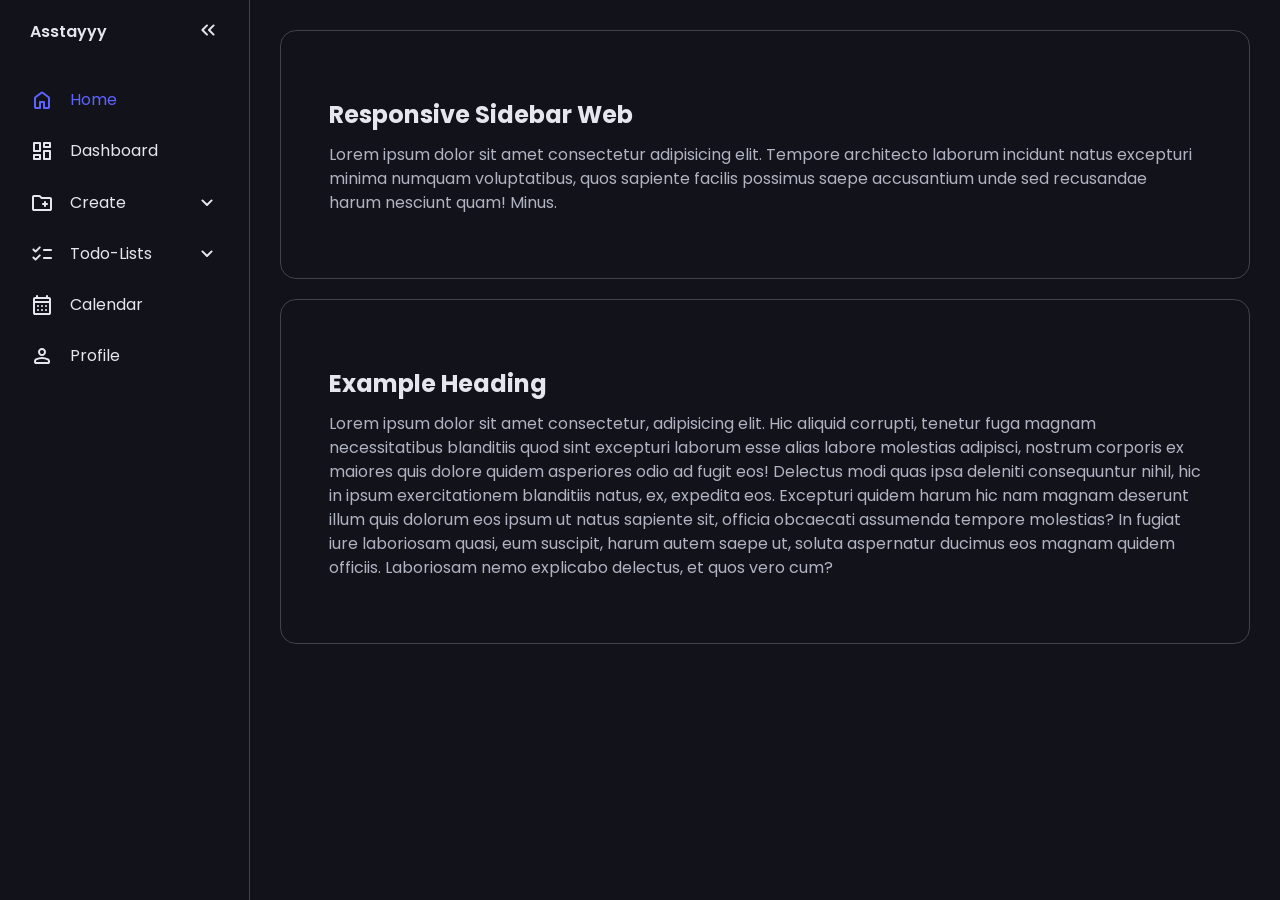
<file: index.html>
<!DOCTYPE html>
<html lang="en">
    <head>
        <meta charset="UTF-8">
        <meta name="viewport" content="width=device-width, initial-scale=1.0">
        <title>Reponsive Sidebar Menu - Asstayyy</title>
        <link rel="stylesheet" href="assets/css/config.css">
    </head>
    <body>
        <nav class="sidebar">
            <ul>
                <li>
                    <span class="logo">Asstayyy</span>
                    <button onclick=toggleSidebar() id="toggle-btn">
                        <svg xmlns="http://www.w3.org/2000/svg" height="24px"
                            viewBox="0 -960 960 960" width="24px"
                            fill="#e8eaed"><path
                                d="m313-480 155 156q11 11 11.5 27.5T468-268q-11 11-28 11t-28-11L228-452q-6-6-8.5-13t-2.5-15q0-8 2.5-15t8.5-13l184-184q11-11 27.5-11.5T468-692q11 11 11 28t-11 28L313-480Zm264 0 155 156q11 11 11.5 27.5T732-268q-11 11-28 11t-28-11L492-452q-6-6-8.5-13t-2.5-15q0-8 2.5-15t8.5-13l184-184q11-11 27.5-11.5T732-692q11 11 11 28t-11 28L577-480Z" /></svg>
                    </button>
                </li>
                <li class="active">
                    <a href="index.html">
                        <svg xmlns="http://www.w3.org/2000/svg" height="24px"
                            viewBox="0 -960 960 960" width="24px"
                            fill="#e8eaed"><path
                                d="M240-200h120v-200q0-17 11.5-28.5T400-440h160q17 0 28.5 11.5T600-400v200h120v-360L480-740 240-560v360Zm-80 0v-360q0-19 8.5-36t23.5-28l240-180q21-16 48-16t48 16l240 180q15 11 23.5 28t8.5 36v360q0 33-23.5 56.5T720-120H560q-17 0-28.5-11.5T520-160v-200h-80v200q0 17-11.5 28.5T400-120H240q-33 0-56.5-23.5T160-200Zm320-270Z" /></svg>
                        <span>Home</span>
                    </a>
                </li>
                <li>
                    <a href="dashboard.html">
                        <svg xmlns="http://www.w3.org/2000/svg" height="24px"
                            viewBox="0 -960 960 960" width="24px"
                            fill="#e8eaed"><path
                                d="M520-640v-160q0-17 11.5-28.5T560-840h240q17 0 28.5 11.5T840-800v160q0 17-11.5 28.5T800-600H560q-17 0-28.5-11.5T520-640ZM120-480v-320q0-17 11.5-28.5T160-840h240q17 0 28.5 11.5T440-800v320q0 17-11.5 28.5T400-440H160q-17 0-28.5-11.5T120-480Zm400 320v-320q0-17 11.5-28.5T560-520h240q17 0 28.5 11.5T840-480v320q0 17-11.5 28.5T800-120H560q-17 0-28.5-11.5T520-160Zm-400 0v-160q0-17 11.5-28.5T160-360h240q17 0 28.5 11.5T440-320v160q0 17-11.5 28.5T400-120H160q-17 0-28.5-11.5T120-160Zm80-360h160v-240H200v240Zm400 320h160v-240H600v240Zm0-480h160v-80H600v80ZM200-200h160v-80H200v80Zm160-320Zm240-160Zm0 240ZM360-280Z" /></svg>
                        <span>Dashboard</span>
                    </a>
                </li>
                <li>
                    <button onclick=toggleSubMenu(this) class="dropdown-btn">
                        <svg xmlns="http://www.w3.org/2000/svg" height="24px"
                            viewBox="0 -960 960 960" width="24px"
                            fill="#e8eaed"><path
                                d="M160-160q-33 0-56.5-23.5T80-240v-480q0-33 23.5-56.5T160-800h207q16 0 30.5 6t25.5 17l57 57h320q33 0 56.5 23.5T880-640v400q0 33-23.5 56.5T800-160H160Zm0-80h640v-400H447l-80-80H160v480Zm0 0v-480 480Zm400-160v40q0 17 11.5 28.5T600-320q17 0 28.5-11.5T640-360v-40h40q17 0 28.5-11.5T720-440q0-17-11.5-28.5T680-480h-40v-40q0-17-11.5-28.5T600-560q-17 0-28.5 11.5T560-520v40h-40q-17 0-28.5 11.5T480-440q0 17 11.5 28.5T520-400h40Z" /></svg>
                        <span>Create</span>
                        <svg xmlns="http://www.w3.org/2000/svg" height="24px"
                            viewBox="0 -960 960 960" width="24px"
                            fill="#e8eaed"><path
                                d="M480-361q-8 0-15-2.5t-13-8.5L268-556q-11-11-11-28t11-28q11-11 28-11t28 11l156 156 156-156q11-11 28-11t28 11q11 11 11 28t-11 28L508-372q-6 6-13 8.5t-15 2.5Z" /></svg>
                    </button>
                    <ul class="sub-menu">
                        <div>
                            <li><a href="#">Folder</a></li>
                            <li><a href="#">Document</a></li>
                            <li><a href="#">Project</a></li>
                        </div>
                    </ul>
                </li>
                <li>
                    <button onclick=toggleSubMenu(this) class="dropdown-btn">
                        <svg xmlns="http://www.w3.org/2000/svg" height="24px"
                            viewBox="0 -960 960 960" width="24px"
                            fill="#e8eaed"><path
                                d="m221-313 142-142q12-12 28-11.5t28 12.5q11 12 11 28t-11 28L250-228q-12 12-28 12t-28-12l-86-86q-11-11-11-28t11-28q11-11 28-11t28 11l57 57Zm0-320 142-142q12-12 28-11.5t28 12.5q11 12 11 28t-11 28L250-548q-12 12-28 12t-28-12l-86-86q-11-11-11-28t11-28q11-11 28-11t28 11l57 57Zm339 353q-17 0-28.5-11.5T520-320q0-17 11.5-28.5T560-360h280q17 0 28.5 11.5T880-320q0 17-11.5 28.5T840-280H560Zm0-320q-17 0-28.5-11.5T520-640q0-17 11.5-28.5T560-680h280q17 0 28.5 11.5T880-640q0 17-11.5 28.5T840-600H560Z" /></svg>
                        <span>Todo-Lists</span>
                        <svg xmlns="http://www.w3.org/2000/svg" height="24px"
                            viewBox="0 -960 960 960" width="24px"
                            fill="#e8eaed"><path
                                d="M480-361q-8 0-15-2.5t-13-8.5L268-556q-11-11-11-28t11-28q11-11 28-11t28 11l156 156 156-156q11-11 28-11t28 11q11 11 11 28t-11 28L508-372q-6 6-13 8.5t-15 2.5Z" /></svg>
                    </button>
                    <ul class="sub-menu">
                        <div>
                            <li><a href="#">Work</a></li>
                            <li><a href="#">Private</a></li>
                            <li><a href="#">Coding</a></li>
                            <li><a href="#">Gardening</a></li>
                            <li><a href="#">School</a></li>
                        </div>
                    </ul>
                </li>
                <li>
                    <a href="calendar.html">
                        <svg xmlns="http://www.w3.org/2000/svg" height="24px"
                            viewBox="0 -960 960 960" width="24px"
                            fill="#e8eaed"><path
                                d="M200-80q-33 0-56.5-23.5T120-160v-560q0-33 23.5-56.5T200-800h40v-40q0-17 11.5-28.5T280-880q17 0 28.5 11.5T320-840v40h320v-40q0-17 11.5-28.5T680-880q17 0 28.5 11.5T720-840v40h40q33 0 56.5 23.5T840-720v560q0 33-23.5 56.5T760-80H200Zm0-80h560v-400H200v400Zm0-480h560v-80H200v80Zm0 0v-80 80Zm280 240q-17 0-28.5-11.5T440-440q0-17 11.5-28.5T480-480q17 0 28.5 11.5T520-440q0 17-11.5 28.5T480-400Zm-160 0q-17 0-28.5-11.5T280-440q0-17 11.5-28.5T320-480q17 0 28.5 11.5T360-440q0 17-11.5 28.5T320-400Zm320 0q-17 0-28.5-11.5T600-440q0-17 11.5-28.5T640-480q17 0 28.5 11.5T680-440q0 17-11.5 28.5T640-400ZM480-240q-17 0-28.5-11.5T440-280q0-17 11.5-28.5T480-320q17 0 28.5 11.5T520-280q0 17-11.5 28.5T480-240Zm-160 0q-17 0-28.5-11.5T280-280q0-17 11.5-28.5T320-320q17 0 28.5 11.5T360-280q0 17-11.5 28.5T320-240Zm320 0q-17 0-28.5-11.5T600-280q0-17 11.5-28.5T640-320q17 0 28.5 11.5T680-280q0 17-11.5 28.5T640-240Z" /></svg>
                        <span>Calendar</span>
                    </a>
                </li>
                <li>
                    <a href="profile.html">
                        <svg xmlns="http://www.w3.org/2000/svg" height="24px"
                            viewBox="0 -960 960 960" width="24px"
                            fill="#e8eaed"><path
                                d="M480-480q-66 0-113-47t-47-113q0-66 47-113t113-47q66 0 113 47t47 113q0 66-47 113t-113 47ZM160-240v-32q0-34 17.5-62.5T224-378q62-31 126-46.5T480-440q66 0 130 15.5T736-378q29 15 46.5 43.5T800-272v32q0 33-23.5 56.5T720-160H240q-33 0-56.5-23.5T160-240Zm80 0h480v-32q0-11-5.5-20T700-306q-54-27-109-40.5T480-360q-56 0-111 13.5T260-306q-9 5-14.5 14t-5.5 20v32Zm240-320q33 0 56.5-23.5T560-640q0-33-23.5-56.5T480-720q-33 0-56.5 23.5T400-640q0 33 23.5 56.5T480-560Zm0-80Zm0 400Z" /></svg>
                        <span>Profile</span>
                    </a>
                </li>
            </ul>
        </nav>
        <main>
            <div class="content">
                <div class="container">
                    <h2>Responsive Sidebar Web</h2>
                    <p>Lorem ipsum dolor sit amet consectetur adipisicing elit.
                        Tempore architecto laborum incidunt natus excepturi
                        minima numquam voluptatibus, quos sapiente facilis
                        possimus saepe accusantium unde sed recusandae harum
                        nesciunt quam! Minus.</p>
                </div>
                <div class="container">
                    <h2>Example Heading</h2>
                    <p>Lorem ipsum dolor sit amet consectetur, adipisicing elit. Hic aliquid
                        corrupti, tenetur fuga magnam necessitatibus blanditiis quod sint
                        excepturi laborum esse alias labore molestias adipisci, nostrum
                        corporis ex maiores quis dolore quidem asperiores odio ad fugit eos!
                        Delectus modi quas ipsa deleniti consequuntur nihil, hic in ipsum
                        exercitationem blanditiis natus, ex, expedita eos. Excepturi quidem
                        harum hic nam magnam deserunt illum quis dolorum eos ipsum ut natus
                        sapiente sit, officia obcaecati assumenda tempore molestias? In fugiat
                        iure laboriosam quasi, eum suscipit, harum autem saepe ut, soluta
                        aspernatur ducimus eos magnam quidem officiis. Laboriosam nemo
                        explicabo delectus, et quos vero cum?</p>
                </div>
            </div>
        </main>
    </body>
    <script src="assets/js/script.js"></script>
</html>
</file>
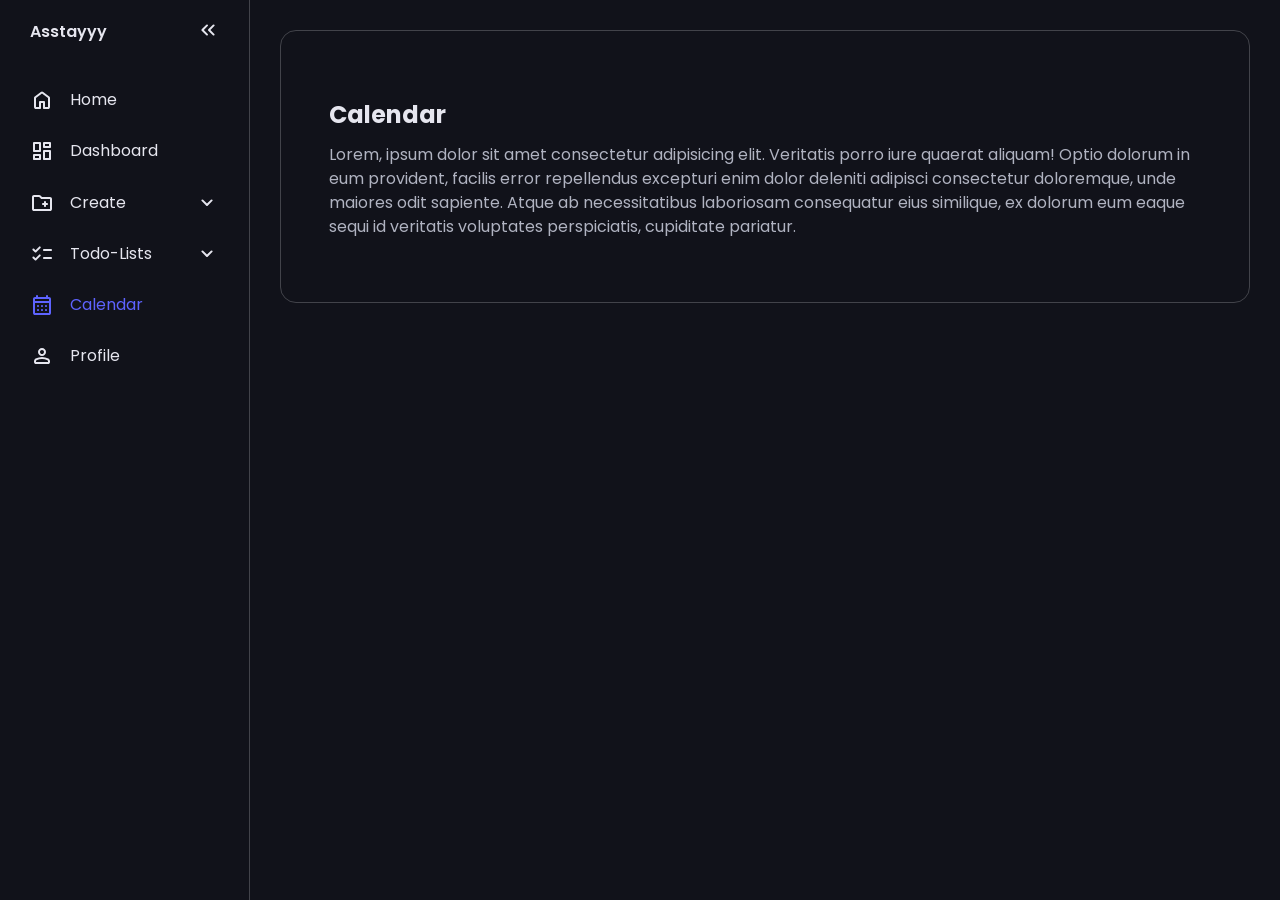
<file: calendar.html>
<!DOCTYPE html>
<html lang="en">
  <head>
    <meta charset="UTF-8">
    <meta name="viewport" content="width=device-width, initial-scale=1.0">
    <title>Calendar</title>
    <link rel="stylesheet" href="assets/css/config.css">
  </head>
  <body>
    <nav class="sidebar">
      <ul>
        <li>
          <span class="logo">Asstayyy</span>
          <button onclick=toggleSidebar() id="toggle-btn">
            <svg xmlns="http://www.w3.org/2000/svg" height="24px"
              viewBox="0 -960 960 960" width="24px"
              fill="#e8eaed"><path
                d="m313-480 155 156q11 11 11.5 27.5T468-268q-11 11-28 11t-28-11L228-452q-6-6-8.5-13t-2.5-15q0-8 2.5-15t8.5-13l184-184q11-11 27.5-11.5T468-692q11 11 11 28t-11 28L313-480Zm264 0 155 156q11 11 11.5 27.5T732-268q-11 11-28 11t-28-11L492-452q-6-6-8.5-13t-2.5-15q0-8 2.5-15t8.5-13l184-184q11-11 27.5-11.5T732-692q11 11 11 28t-11 28L577-480Z" /></svg>
          </button>
        </li>
        <li>
          <a href="index.html">
            <svg xmlns="http://www.w3.org/2000/svg" height="24px"
              viewBox="0 -960 960 960" width="24px"
              fill="#e8eaed"><path
                d="M240-200h120v-200q0-17 11.5-28.5T400-440h160q17 0 28.5 11.5T600-400v200h120v-360L480-740 240-560v360Zm-80 0v-360q0-19 8.5-36t23.5-28l240-180q21-16 48-16t48 16l240 180q15 11 23.5 28t8.5 36v360q0 33-23.5 56.5T720-120H560q-17 0-28.5-11.5T520-160v-200h-80v200q0 17-11.5 28.5T400-120H240q-33 0-56.5-23.5T160-200Zm320-270Z" /></svg>
            <span>Home</span>
          </a>
        </li>
        <li>
          <a href="dashboard.html">
            <svg xmlns="http://www.w3.org/2000/svg" height="24px"
              viewBox="0 -960 960 960" width="24px"
              fill="#e8eaed"><path
                d="M520-640v-160q0-17 11.5-28.5T560-840h240q17 0 28.5 11.5T840-800v160q0 17-11.5 28.5T800-600H560q-17 0-28.5-11.5T520-640ZM120-480v-320q0-17 11.5-28.5T160-840h240q17 0 28.5 11.5T440-800v320q0 17-11.5 28.5T400-440H160q-17 0-28.5-11.5T120-480Zm400 320v-320q0-17 11.5-28.5T560-520h240q17 0 28.5 11.5T840-480v320q0 17-11.5 28.5T800-120H560q-17 0-28.5-11.5T520-160Zm-400 0v-160q0-17 11.5-28.5T160-360h240q17 0 28.5 11.5T440-320v160q0 17-11.5 28.5T400-120H160q-17 0-28.5-11.5T120-160Zm80-360h160v-240H200v240Zm400 320h160v-240H600v240Zm0-480h160v-80H600v80ZM200-200h160v-80H200v80Zm160-320Zm240-160Zm0 240ZM360-280Z" /></svg>
            <span>Dashboard</span>
          </a>
        </li>
        <li>
          <button onclick=toggleSubMenu(this) class="dropdown-btn">
            <svg xmlns="http://www.w3.org/2000/svg" height="24px"
              viewBox="0 -960 960 960" width="24px"
              fill="#e8eaed"><path
                d="M160-160q-33 0-56.5-23.5T80-240v-480q0-33 23.5-56.5T160-800h207q16 0 30.5 6t25.5 17l57 57h320q33 0 56.5 23.5T880-640v400q0 33-23.5 56.5T800-160H160Zm0-80h640v-400H447l-80-80H160v480Zm0 0v-480 480Zm400-160v40q0 17 11.5 28.5T600-320q17 0 28.5-11.5T640-360v-40h40q17 0 28.5-11.5T720-440q0-17-11.5-28.5T680-480h-40v-40q0-17-11.5-28.5T600-560q-17 0-28.5 11.5T560-520v40h-40q-17 0-28.5 11.5T480-440q0 17 11.5 28.5T520-400h40Z" /></svg>
            <span>Create</span>
            <svg xmlns="http://www.w3.org/2000/svg" height="24px"
              viewBox="0 -960 960 960" width="24px"
              fill="#e8eaed"><path
                d="M480-361q-8 0-15-2.5t-13-8.5L268-556q-11-11-11-28t11-28q11-11 28-11t28 11l156 156 156-156q11-11 28-11t28 11q11 11 11 28t-11 28L508-372q-6 6-13 8.5t-15 2.5Z" /></svg>
          </button>
          <ul class="sub-menu">
            <div>
              <li><a href="#">Folder</a></li>
              <li><a href="#">Document</a></li>
              <li><a href="#">Project</a></li>
            </div>
          </ul>
        </li>
        <li>
          <button onclick=toggleSubMenu(this) class="dropdown-btn">
            <svg xmlns="http://www.w3.org/2000/svg" height="24px"
              viewBox="0 -960 960 960" width="24px"
              fill="#e8eaed"><path
                d="m221-313 142-142q12-12 28-11.5t28 12.5q11 12 11 28t-11 28L250-228q-12 12-28 12t-28-12l-86-86q-11-11-11-28t11-28q11-11 28-11t28 11l57 57Zm0-320 142-142q12-12 28-11.5t28 12.5q11 12 11 28t-11 28L250-548q-12 12-28 12t-28-12l-86-86q-11-11-11-28t11-28q11-11 28-11t28 11l57 57Zm339 353q-17 0-28.5-11.5T520-320q0-17 11.5-28.5T560-360h280q17 0 28.5 11.5T880-320q0 17-11.5 28.5T840-280H560Zm0-320q-17 0-28.5-11.5T520-640q0-17 11.5-28.5T560-680h280q17 0 28.5 11.5T880-640q0 17-11.5 28.5T840-600H560Z" /></svg>
            <span>Todo-Lists</span>
            <svg xmlns="http://www.w3.org/2000/svg" height="24px"
              viewBox="0 -960 960 960" width="24px"
              fill="#e8eaed"><path
                d="M480-361q-8 0-15-2.5t-13-8.5L268-556q-11-11-11-28t11-28q11-11 28-11t28 11l156 156 156-156q11-11 28-11t28 11q11 11 11 28t-11 28L508-372q-6 6-13 8.5t-15 2.5Z" /></svg>
          </button>
          <ul class="sub-menu">
            <div>
              <li><a href="#">Work</a></li>
              <li><a href="#">Private</a></li>
              <li><a href="#">Coding</a></li>
              <li><a href="#">Gardening</a></li>
              <li><a href="#">School</a></li>
            </div>
          </ul>
        </li>
        <li class="active">
          <a href="calendar.html">
            <svg xmlns="http://www.w3.org/2000/svg" height="24px"
              viewBox="0 -960 960 960" width="24px"
              fill="#e8eaed"><path
                d="M200-80q-33 0-56.5-23.5T120-160v-560q0-33 23.5-56.5T200-800h40v-40q0-17 11.5-28.5T280-880q17 0 28.5 11.5T320-840v40h320v-40q0-17 11.5-28.5T680-880q17 0 28.5 11.5T720-840v40h40q33 0 56.5 23.5T840-720v560q0 33-23.5 56.5T760-80H200Zm0-80h560v-400H200v400Zm0-480h560v-80H200v80Zm0 0v-80 80Zm280 240q-17 0-28.5-11.5T440-440q0-17 11.5-28.5T480-480q17 0 28.5 11.5T520-440q0 17-11.5 28.5T480-400Zm-160 0q-17 0-28.5-11.5T280-440q0-17 11.5-28.5T320-480q17 0 28.5 11.5T360-440q0 17-11.5 28.5T320-400Zm320 0q-17 0-28.5-11.5T600-440q0-17 11.5-28.5T640-480q17 0 28.5 11.5T680-440q0 17-11.5 28.5T640-400ZM480-240q-17 0-28.5-11.5T440-280q0-17 11.5-28.5T480-320q17 0 28.5 11.5T520-280q0 17-11.5 28.5T480-240Zm-160 0q-17 0-28.5-11.5T280-280q0-17 11.5-28.5T320-320q17 0 28.5 11.5T360-280q0 17-11.5 28.5T320-240Zm320 0q-17 0-28.5-11.5T600-280q0-17 11.5-28.5T640-320q17 0 28.5 11.5T680-280q0 17-11.5 28.5T640-240Z" /></svg>
            <span>Calendar</span>
          </a>
        </li>
        <li>
          <a href="profile.html">
            <svg xmlns="http://www.w3.org/2000/svg" height="24px"
              viewBox="0 -960 960 960" width="24px"
              fill="#e8eaed"><path
                d="M480-480q-66 0-113-47t-47-113q0-66 47-113t113-47q66 0 113 47t47 113q0 66-47 113t-113 47ZM160-240v-32q0-34 17.5-62.5T224-378q62-31 126-46.5T480-440q66 0 130 15.5T736-378q29 15 46.5 43.5T800-272v32q0 33-23.5 56.5T720-160H240q-33 0-56.5-23.5T160-240Zm80 0h480v-32q0-11-5.5-20T700-306q-54-27-109-40.5T480-360q-56 0-111 13.5T260-306q-9 5-14.5 14t-5.5 20v32Zm240-320q33 0 56.5-23.5T560-640q0-33-23.5-56.5T480-720q-33 0-56.5 23.5T400-640q0 33 23.5 56.5T480-560Zm0-80Zm0 400Z" /></svg>
            <span>Profile</span>
          </a>
        </li>
      </ul>
    </nav>
    <main>
      <div class="container">
        <h2>Calendar</h2>
        <p>Lorem, ipsum dolor sit amet consectetur adipisicing elit. Veritatis
          porro iure quaerat aliquam! Optio dolorum in eum provident, facilis
          error repellendus excepturi enim dolor deleniti adipisci consectetur
          doloremque, unde maiores odit sapiente. Atque ab necessitatibus
          laboriosam consequatur eius similique, ex dolorum eum eaque sequi id
          veritatis voluptates perspiciatis, cupiditate pariatur.</p>
      </div>
    </main>
  </body>
  <script src="assets/js/script.js"></script>
</html>
</file>
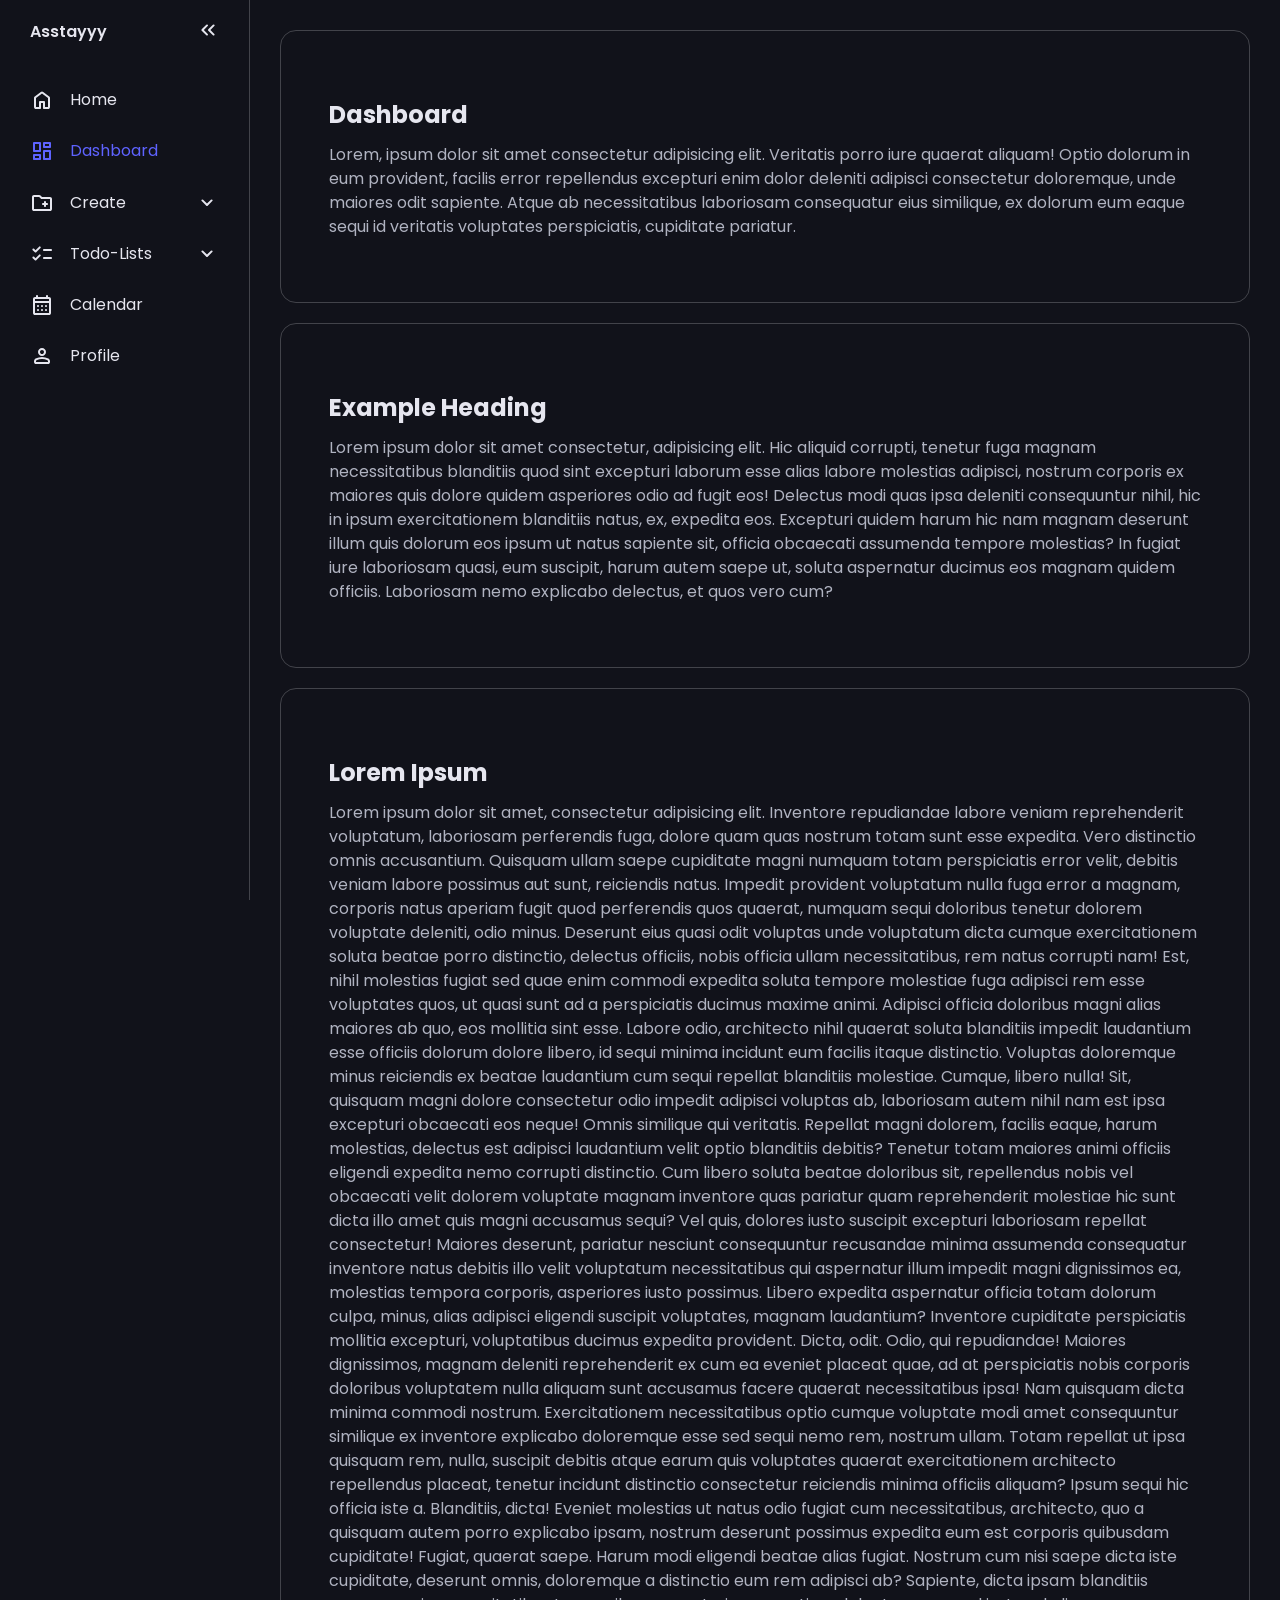
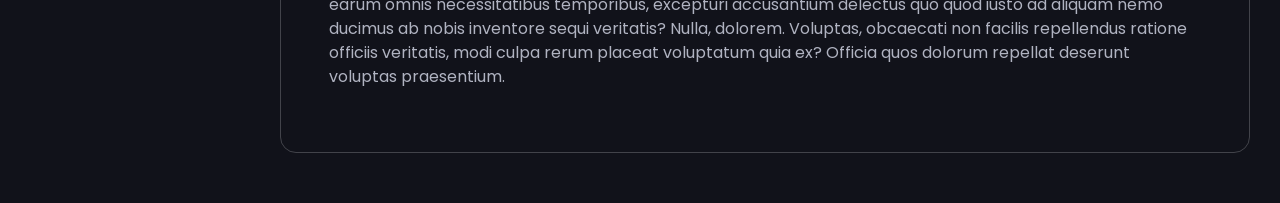
<file: dashboard.html>
<!DOCTYPE html>
<html lang="en">
  <head>
    <meta charset="UTF-8">
    <meta name="viewport" content="width=device-width, initial-scale=1.0">
    <title>Dashboard</title>
    <link rel="stylesheet" href="assets/css/config.css">
  </head>
  <body>
    <nav class="sidebar">
      <ul>
        <li>
          <span class="logo">Asstayyy</span>
          <button onclick=toggleSidebar() id="toggle-btn">
            <svg xmlns="http://www.w3.org/2000/svg" height="24px"
              viewBox="0 -960 960 960" width="24px"
              fill="#e8eaed"><path
                d="m313-480 155 156q11 11 11.5 27.5T468-268q-11 11-28 11t-28-11L228-452q-6-6-8.5-13t-2.5-15q0-8 2.5-15t8.5-13l184-184q11-11 27.5-11.5T468-692q11 11 11 28t-11 28L313-480Zm264 0 155 156q11 11 11.5 27.5T732-268q-11 11-28 11t-28-11L492-452q-6-6-8.5-13t-2.5-15q0-8 2.5-15t8.5-13l184-184q11-11 27.5-11.5T732-692q11 11 11 28t-11 28L577-480Z" /></svg>
          </button>
        </li>
        <li>
          <a href="index.html">
            <svg xmlns="http://www.w3.org/2000/svg" height="24px"
              viewBox="0 -960 960 960" width="24px"
              fill="#e8eaed"><path
                d="M240-200h120v-200q0-17 11.5-28.5T400-440h160q17 0 28.5 11.5T600-400v200h120v-360L480-740 240-560v360Zm-80 0v-360q0-19 8.5-36t23.5-28l240-180q21-16 48-16t48 16l240 180q15 11 23.5 28t8.5 36v360q0 33-23.5 56.5T720-120H560q-17 0-28.5-11.5T520-160v-200h-80v200q0 17-11.5 28.5T400-120H240q-33 0-56.5-23.5T160-200Zm320-270Z" /></svg>
            <span>Home</span>
          </a>
        </li>
        <li class="active">
          <a href="dashboard.html">
            <svg xmlns="http://www.w3.org/2000/svg" height="24px"
              viewBox="0 -960 960 960" width="24px"
              fill="#e8eaed"><path
                d="M520-640v-160q0-17 11.5-28.5T560-840h240q17 0 28.5 11.5T840-800v160q0 17-11.5 28.5T800-600H560q-17 0-28.5-11.5T520-640ZM120-480v-320q0-17 11.5-28.5T160-840h240q17 0 28.5 11.5T440-800v320q0 17-11.5 28.5T400-440H160q-17 0-28.5-11.5T120-480Zm400 320v-320q0-17 11.5-28.5T560-520h240q17 0 28.5 11.5T840-480v320q0 17-11.5 28.5T800-120H560q-17 0-28.5-11.5T520-160Zm-400 0v-160q0-17 11.5-28.5T160-360h240q17 0 28.5 11.5T440-320v160q0 17-11.5 28.5T400-120H160q-17 0-28.5-11.5T120-160Zm80-360h160v-240H200v240Zm400 320h160v-240H600v240Zm0-480h160v-80H600v80ZM200-200h160v-80H200v80Zm160-320Zm240-160Zm0 240ZM360-280Z" /></svg>
            <span>Dashboard</span>
          </a>
        </li>
        <li>
          <button onclick=toggleSubMenu(this) class="dropdown-btn">
            <svg xmlns="http://www.w3.org/2000/svg" height="24px"
              viewBox="0 -960 960 960" width="24px"
              fill="#e8eaed"><path
                d="M160-160q-33 0-56.5-23.5T80-240v-480q0-33 23.5-56.5T160-800h207q16 0 30.5 6t25.5 17l57 57h320q33 0 56.5 23.5T880-640v400q0 33-23.5 56.5T800-160H160Zm0-80h640v-400H447l-80-80H160v480Zm0 0v-480 480Zm400-160v40q0 17 11.5 28.5T600-320q17 0 28.5-11.5T640-360v-40h40q17 0 28.5-11.5T720-440q0-17-11.5-28.5T680-480h-40v-40q0-17-11.5-28.5T600-560q-17 0-28.5 11.5T560-520v40h-40q-17 0-28.5 11.5T480-440q0 17 11.5 28.5T520-400h40Z" /></svg>
            <span>Create</span>
            <svg xmlns="http://www.w3.org/2000/svg" height="24px"
              viewBox="0 -960 960 960" width="24px"
              fill="#e8eaed"><path
                d="M480-361q-8 0-15-2.5t-13-8.5L268-556q-11-11-11-28t11-28q11-11 28-11t28 11l156 156 156-156q11-11 28-11t28 11q11 11 11 28t-11 28L508-372q-6 6-13 8.5t-15 2.5Z" /></svg>
          </button>
          <ul class="sub-menu">
            <div>
              <li><a href="#">Folder</a></li>
              <li><a href="#">Document</a></li>
              <li><a href="#">Project</a></li>
            </div>
          </ul>
        </li>
        <li>
          <button onclick=toggleSubMenu(this) class="dropdown-btn">
            <svg xmlns="http://www.w3.org/2000/svg" height="24px"
              viewBox="0 -960 960 960" width="24px"
              fill="#e8eaed"><path
                d="m221-313 142-142q12-12 28-11.5t28 12.5q11 12 11 28t-11 28L250-228q-12 12-28 12t-28-12l-86-86q-11-11-11-28t11-28q11-11 28-11t28 11l57 57Zm0-320 142-142q12-12 28-11.5t28 12.5q11 12 11 28t-11 28L250-548q-12 12-28 12t-28-12l-86-86q-11-11-11-28t11-28q11-11 28-11t28 11l57 57Zm339 353q-17 0-28.5-11.5T520-320q0-17 11.5-28.5T560-360h280q17 0 28.5 11.5T880-320q0 17-11.5 28.5T840-280H560Zm0-320q-17 0-28.5-11.5T520-640q0-17 11.5-28.5T560-680h280q17 0 28.5 11.5T880-640q0 17-11.5 28.5T840-600H560Z" /></svg>
            <span>Todo-Lists</span>
            <svg xmlns="http://www.w3.org/2000/svg" height="24px"
              viewBox="0 -960 960 960" width="24px"
              fill="#e8eaed"><path
                d="M480-361q-8 0-15-2.5t-13-8.5L268-556q-11-11-11-28t11-28q11-11 28-11t28 11l156 156 156-156q11-11 28-11t28 11q11 11 11 28t-11 28L508-372q-6 6-13 8.5t-15 2.5Z" /></svg>
          </button>
          <ul class="sub-menu">
            <div>
              <li><a href="#">Work</a></li>
              <li><a href="#">Private</a></li>
              <li><a href="#">Coding</a></li>
              <li><a href="#">Gardening</a></li>
              <li><a href="#">School</a></li>
            </div>
          </ul>
        </li>
        <li>
          <a href="calendar.html">
            <svg xmlns="http://www.w3.org/2000/svg" height="24px"
              viewBox="0 -960 960 960" width="24px"
              fill="#e8eaed"><path
                d="M200-80q-33 0-56.5-23.5T120-160v-560q0-33 23.5-56.5T200-800h40v-40q0-17 11.5-28.5T280-880q17 0 28.5 11.5T320-840v40h320v-40q0-17 11.5-28.5T680-880q17 0 28.5 11.5T720-840v40h40q33 0 56.5 23.5T840-720v560q0 33-23.5 56.5T760-80H200Zm0-80h560v-400H200v400Zm0-480h560v-80H200v80Zm0 0v-80 80Zm280 240q-17 0-28.5-11.5T440-440q0-17 11.5-28.5T480-480q17 0 28.5 11.5T520-440q0 17-11.5 28.5T480-400Zm-160 0q-17 0-28.5-11.5T280-440q0-17 11.5-28.5T320-480q17 0 28.5 11.5T360-440q0 17-11.5 28.5T320-400Zm320 0q-17 0-28.5-11.5T600-440q0-17 11.5-28.5T640-480q17 0 28.5 11.5T680-440q0 17-11.5 28.5T640-400ZM480-240q-17 0-28.5-11.5T440-280q0-17 11.5-28.5T480-320q17 0 28.5 11.5T520-280q0 17-11.5 28.5T480-240Zm-160 0q-17 0-28.5-11.5T280-280q0-17 11.5-28.5T320-320q17 0 28.5 11.5T360-280q0 17-11.5 28.5T320-240Zm320 0q-17 0-28.5-11.5T600-280q0-17 11.5-28.5T640-320q17 0 28.5 11.5T680-280q0 17-11.5 28.5T640-240Z" /></svg>
            <span>Calendar</span>
          </a>
        </li>
        <li>
          <a href="profile.html">
            <svg xmlns="http://www.w3.org/2000/svg" height="24px"
              viewBox="0 -960 960 960" width="24px"
              fill="#e8eaed"><path
                d="M480-480q-66 0-113-47t-47-113q0-66 47-113t113-47q66 0 113 47t47 113q0 66-47 113t-113 47ZM160-240v-32q0-34 17.5-62.5T224-378q62-31 126-46.5T480-440q66 0 130 15.5T736-378q29 15 46.5 43.5T800-272v32q0 33-23.5 56.5T720-160H240q-33 0-56.5-23.5T160-240Zm80 0h480v-32q0-11-5.5-20T700-306q-54-27-109-40.5T480-360q-56 0-111 13.5T260-306q-9 5-14.5 14t-5.5 20v32Zm240-320q33 0 56.5-23.5T560-640q0-33-23.5-56.5T480-720q-33 0-56.5 23.5T400-640q0 33 23.5 56.5T480-560Zm0-80Zm0 400Z" /></svg>
            <span>Profile</span>
          </a>
        </li>
      </ul>
    </nav>
    <main>
      <div class="container">
        <h2>Dashboard</h2>
        <p>Lorem, ipsum dolor sit amet consectetur adipisicing elit. Veritatis
          porro iure quaerat aliquam! Optio dolorum in eum provident, facilis
          error repellendus excepturi enim dolor deleniti adipisci consectetur
          doloremque, unde maiores odit sapiente. Atque ab necessitatibus
          laboriosam consequatur eius similique, ex dolorum eum eaque sequi id
          veritatis voluptates perspiciatis, cupiditate pariatur.</p>
      </div>
      <div class="container">
        <h2>Example Heading</h2>
        <p>Lorem ipsum dolor sit amet consectetur, adipisicing elit. Hic aliquid
          corrupti, tenetur fuga magnam necessitatibus blanditiis quod sint
          excepturi laborum esse alias labore molestias adipisci, nostrum
          corporis ex maiores quis dolore quidem asperiores odio ad fugit eos!
          Delectus modi quas ipsa deleniti consequuntur nihil, hic in ipsum
          exercitationem blanditiis natus, ex, expedita eos. Excepturi quidem
          harum hic nam magnam deserunt illum quis dolorum eos ipsum ut natus
          sapiente sit, officia obcaecati assumenda tempore molestias? In fugiat
          iure laboriosam quasi, eum suscipit, harum autem saepe ut, soluta
          aspernatur ducimus eos magnam quidem officiis. Laboriosam nemo
          explicabo delectus, et quos vero cum?</p>
      </div>
      <div class="container">
        <h2>Lorem Ipsum</h2>
        <p>Lorem ipsum dolor sit amet, consectetur adipisicing elit. Inventore
          repudiandae labore veniam reprehenderit voluptatum, laboriosam
          perferendis fuga, dolore quam quas nostrum totam sunt esse expedita.
          Vero distinctio omnis accusantium. Quisquam ullam saepe cupiditate
          magni numquam totam perspiciatis error velit, debitis veniam labore
          possimus aut sunt, reiciendis natus. Impedit provident voluptatum
          nulla fuga error a magnam, corporis natus aperiam fugit quod
          perferendis quos quaerat, numquam sequi doloribus tenetur dolorem
          voluptate deleniti, odio minus. Deserunt eius quasi odit voluptas unde
          voluptatum dicta cumque exercitationem soluta beatae porro distinctio,
          delectus officiis, nobis officia ullam necessitatibus, rem natus
          corrupti nam! Est, nihil molestias fugiat sed quae enim commodi
          expedita soluta tempore molestiae fuga adipisci rem esse voluptates
          quos, ut quasi sunt ad a perspiciatis ducimus maxime animi. Adipisci
          officia doloribus magni alias maiores ab quo, eos mollitia sint esse.
          Labore odio, architecto nihil quaerat soluta blanditiis impedit
          laudantium esse officiis dolorum dolore libero, id sequi minima
          incidunt eum facilis itaque distinctio. Voluptas doloremque minus
          reiciendis ex beatae laudantium cum sequi repellat blanditiis
          molestiae. Cumque, libero nulla! Sit, quisquam magni dolore
          consectetur odio impedit adipisci voluptas ab, laboriosam autem nihil
          nam est ipsa excepturi obcaecati eos neque! Omnis similique qui
          veritatis. Repellat magni dolorem, facilis eaque, harum molestias,
          delectus est adipisci laudantium velit optio blanditiis debitis?
          Tenetur totam maiores animi officiis eligendi expedita nemo corrupti
          distinctio. Cum libero soluta beatae doloribus sit, repellendus nobis
          vel obcaecati velit dolorem voluptate magnam inventore quas pariatur
          quam reprehenderit molestiae hic sunt dicta illo amet quis magni
          accusamus sequi? Vel quis, dolores iusto suscipit excepturi laboriosam
          repellat consectetur! Maiores deserunt, pariatur nesciunt consequuntur
          recusandae minima assumenda consequatur inventore natus debitis illo
          velit voluptatum necessitatibus qui aspernatur illum impedit magni
          dignissimos ea, molestias tempora corporis, asperiores iusto possimus.
          Libero expedita aspernatur officia totam dolorum culpa, minus, alias
          adipisci eligendi suscipit voluptates, magnam laudantium? Inventore
          cupiditate perspiciatis mollitia excepturi, voluptatibus ducimus
          expedita provident. Dicta, odit. Odio, qui repudiandae! Maiores
          dignissimos, magnam deleniti reprehenderit ex cum ea eveniet placeat
          quae, ad at perspiciatis nobis corporis doloribus voluptatem nulla
          aliquam sunt accusamus facere quaerat necessitatibus ipsa! Nam
          quisquam dicta minima commodi nostrum. Exercitationem necessitatibus
          optio cumque voluptate modi amet consequuntur similique ex inventore
          explicabo doloremque esse sed sequi nemo rem, nostrum ullam. Totam
          repellat ut ipsa quisquam rem, nulla, suscipit debitis atque earum
          quis voluptates quaerat exercitationem architecto repellendus placeat,
          tenetur incidunt distinctio consectetur reiciendis minima officiis
          aliquam? Ipsum sequi hic officia iste a. Blanditiis, dicta! Eveniet
          molestias ut natus odio fugiat cum necessitatibus, architecto, quo a
          quisquam autem porro explicabo ipsam, nostrum deserunt possimus
          expedita eum est corporis quibusdam cupiditate! Fugiat, quaerat saepe.
          Harum modi eligendi beatae alias fugiat. Nostrum cum nisi saepe dicta
          iste cupiditate, deserunt omnis, doloremque a distinctio eum rem
          adipisci ab? Sapiente, dicta ipsam blanditiis earum omnis
          necessitatibus temporibus, excepturi accusantium delectus quo quod
          iusto ad aliquam nemo ducimus ab nobis inventore sequi veritatis?
          Nulla, dolorem. Voluptas, obcaecati non facilis repellendus ratione
          officiis veritatis, modi culpa rerum placeat voluptatum quia ex?
          Officia quos dolorum repellat deserunt voluptas praesentium.</p>
      </div>
    </main>
  </body>
  <script src="assets/js/script.js"></script>
</html>
</file>
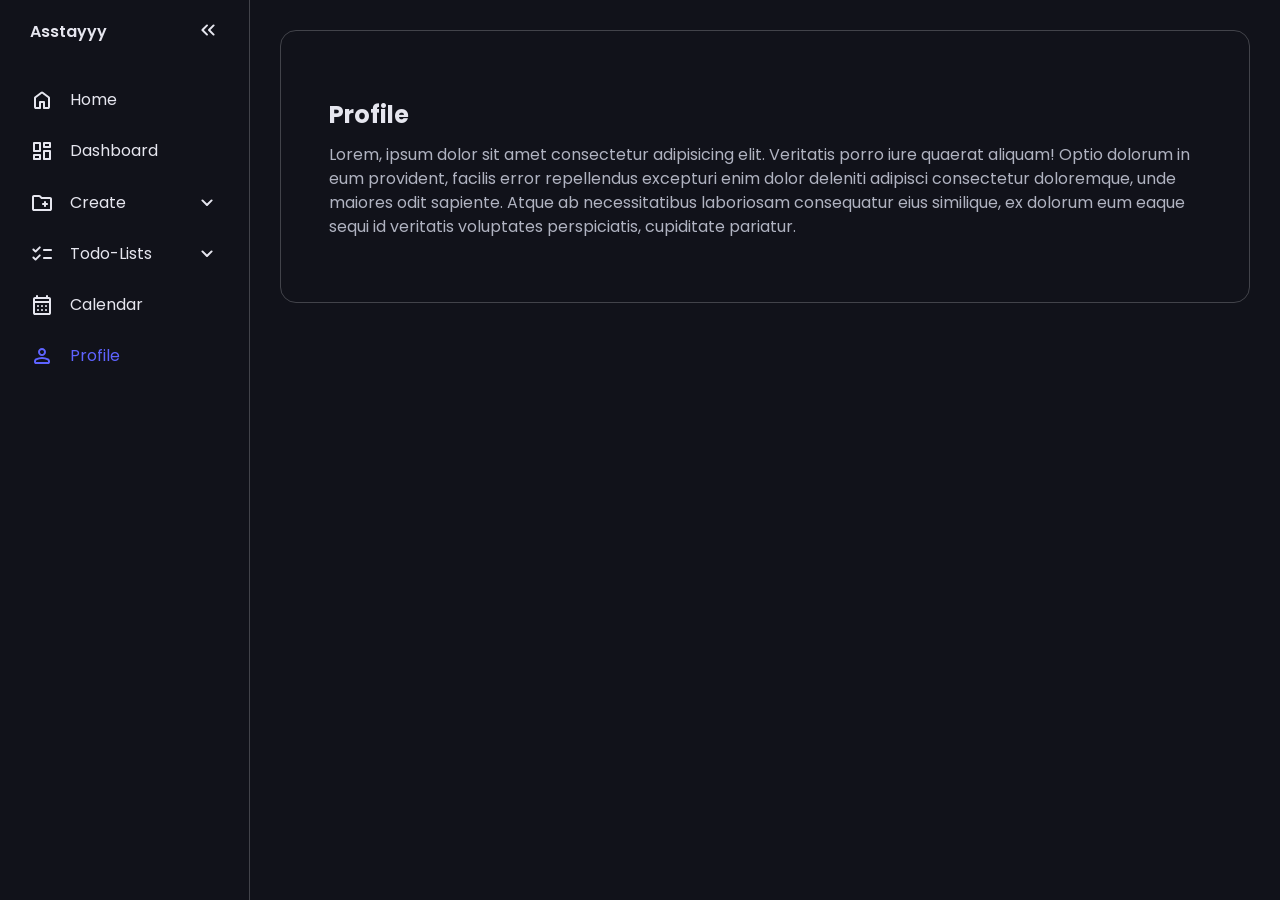
<file: profile.html>
<!DOCTYPE html>
<html lang="en">
<head>
  <meta charset="UTF-8">
  <meta name="viewport" content="width=device-width, initial-scale=1.0">
  <title>Profile</title>
  <link rel="stylesheet" href="assets/css/config.css">
</head>
<body>
  <nav class="sidebar">
    <ul>
      <li>
        <span class="logo">Asstayyy</span>
        <button onclick=toggleSidebar() id="toggle-btn">
          <svg xmlns="http://www.w3.org/2000/svg" height="24px"
            viewBox="0 -960 960 960" width="24px"
            fill="#e8eaed"><path
              d="m313-480 155 156q11 11 11.5 27.5T468-268q-11 11-28 11t-28-11L228-452q-6-6-8.5-13t-2.5-15q0-8 2.5-15t8.5-13l184-184q11-11 27.5-11.5T468-692q11 11 11 28t-11 28L313-480Zm264 0 155 156q11 11 11.5 27.5T732-268q-11 11-28 11t-28-11L492-452q-6-6-8.5-13t-2.5-15q0-8 2.5-15t8.5-13l184-184q11-11 27.5-11.5T732-692q11 11 11 28t-11 28L577-480Z" /></svg>
        </button>
      </li>
      <li>
        <a href="index.html">
          <svg xmlns="http://www.w3.org/2000/svg" height="24px"
            viewBox="0 -960 960 960" width="24px"
            fill="#e8eaed"><path
              d="M240-200h120v-200q0-17 11.5-28.5T400-440h160q17 0 28.5 11.5T600-400v200h120v-360L480-740 240-560v360Zm-80 0v-360q0-19 8.5-36t23.5-28l240-180q21-16 48-16t48 16l240 180q15 11 23.5 28t8.5 36v360q0 33-23.5 56.5T720-120H560q-17 0-28.5-11.5T520-160v-200h-80v200q0 17-11.5 28.5T400-120H240q-33 0-56.5-23.5T160-200Zm320-270Z" /></svg>
          <span>Home</span>
        </a>
      </li>
      <li>
        <a href="dashboard.html">
          <svg xmlns="http://www.w3.org/2000/svg" height="24px"
            viewBox="0 -960 960 960" width="24px"
            fill="#e8eaed"><path
              d="M520-640v-160q0-17 11.5-28.5T560-840h240q17 0 28.5 11.5T840-800v160q0 17-11.5 28.5T800-600H560q-17 0-28.5-11.5T520-640ZM120-480v-320q0-17 11.5-28.5T160-840h240q17 0 28.5 11.5T440-800v320q0 17-11.5 28.5T400-440H160q-17 0-28.5-11.5T120-480Zm400 320v-320q0-17 11.5-28.5T560-520h240q17 0 28.5 11.5T840-480v320q0 17-11.5 28.5T800-120H560q-17 0-28.5-11.5T520-160Zm-400 0v-160q0-17 11.5-28.5T160-360h240q17 0 28.5 11.5T440-320v160q0 17-11.5 28.5T400-120H160q-17 0-28.5-11.5T120-160Zm80-360h160v-240H200v240Zm400 320h160v-240H600v240Zm0-480h160v-80H600v80ZM200-200h160v-80H200v80Zm160-320Zm240-160Zm0 240ZM360-280Z" /></svg>
          <span>Dashboard</span>
        </a>
      </li>
      <li>
        <button onclick=toggleSubMenu(this) class="dropdown-btn">
          <svg xmlns="http://www.w3.org/2000/svg" height="24px"
            viewBox="0 -960 960 960" width="24px"
            fill="#e8eaed"><path
              d="M160-160q-33 0-56.5-23.5T80-240v-480q0-33 23.5-56.5T160-800h207q16 0 30.5 6t25.5 17l57 57h320q33 0 56.5 23.5T880-640v400q0 33-23.5 56.5T800-160H160Zm0-80h640v-400H447l-80-80H160v480Zm0 0v-480 480Zm400-160v40q0 17 11.5 28.5T600-320q17 0 28.5-11.5T640-360v-40h40q17 0 28.5-11.5T720-440q0-17-11.5-28.5T680-480h-40v-40q0-17-11.5-28.5T600-560q-17 0-28.5 11.5T560-520v40h-40q-17 0-28.5 11.5T480-440q0 17 11.5 28.5T520-400h40Z" /></svg>
          <span>Create</span>
          <svg xmlns="http://www.w3.org/2000/svg" height="24px"
            viewBox="0 -960 960 960" width="24px"
            fill="#e8eaed"><path
              d="M480-361q-8 0-15-2.5t-13-8.5L268-556q-11-11-11-28t11-28q11-11 28-11t28 11l156 156 156-156q11-11 28-11t28 11q11 11 11 28t-11 28L508-372q-6 6-13 8.5t-15 2.5Z" /></svg>
        </button>
        <ul class="sub-menu">
          <div>
            <li><a href="#">Folder</a></li>
            <li><a href="#">Document</a></li>
            <li><a href="#">Project</a></li>
          </div>
        </ul>
      </li>
      <li>
        <button onclick=toggleSubMenu(this) class="dropdown-btn">
          <svg xmlns="http://www.w3.org/2000/svg" height="24px"
            viewBox="0 -960 960 960" width="24px"
            fill="#e8eaed"><path
              d="m221-313 142-142q12-12 28-11.5t28 12.5q11 12 11 28t-11 28L250-228q-12 12-28 12t-28-12l-86-86q-11-11-11-28t11-28q11-11 28-11t28 11l57 57Zm0-320 142-142q12-12 28-11.5t28 12.5q11 12 11 28t-11 28L250-548q-12 12-28 12t-28-12l-86-86q-11-11-11-28t11-28q11-11 28-11t28 11l57 57Zm339 353q-17 0-28.5-11.5T520-320q0-17 11.5-28.5T560-360h280q17 0 28.5 11.5T880-320q0 17-11.5 28.5T840-280H560Zm0-320q-17 0-28.5-11.5T520-640q0-17 11.5-28.5T560-680h280q17 0 28.5 11.5T880-640q0 17-11.5 28.5T840-600H560Z" /></svg>
          <span>Todo-Lists</span>
          <svg xmlns="http://www.w3.org/2000/svg" height="24px"
            viewBox="0 -960 960 960" width="24px"
            fill="#e8eaed"><path
              d="M480-361q-8 0-15-2.5t-13-8.5L268-556q-11-11-11-28t11-28q11-11 28-11t28 11l156 156 156-156q11-11 28-11t28 11q11 11 11 28t-11 28L508-372q-6 6-13 8.5t-15 2.5Z" /></svg>
        </button>
        <ul class="sub-menu">
          <div>
            <li><a href="#">Work</a></li>
            <li><a href="#">Private</a></li>
            <li><a href="#">Coding</a></li>
            <li><a href="#">Gardening</a></li>
            <li><a href="#">School</a></li>
          </div>
        </ul>
      </li>
      <li>
        <a href="calendar.html">
          <svg xmlns="http://www.w3.org/2000/svg" height="24px"
            viewBox="0 -960 960 960" width="24px"
            fill="#e8eaed"><path
              d="M200-80q-33 0-56.5-23.5T120-160v-560q0-33 23.5-56.5T200-800h40v-40q0-17 11.5-28.5T280-880q17 0 28.5 11.5T320-840v40h320v-40q0-17 11.5-28.5T680-880q17 0 28.5 11.5T720-840v40h40q33 0 56.5 23.5T840-720v560q0 33-23.5 56.5T760-80H200Zm0-80h560v-400H200v400Zm0-480h560v-80H200v80Zm0 0v-80 80Zm280 240q-17 0-28.5-11.5T440-440q0-17 11.5-28.5T480-480q17 0 28.5 11.5T520-440q0 17-11.5 28.5T480-400Zm-160 0q-17 0-28.5-11.5T280-440q0-17 11.5-28.5T320-480q17 0 28.5 11.5T360-440q0 17-11.5 28.5T320-400Zm320 0q-17 0-28.5-11.5T600-440q0-17 11.5-28.5T640-480q17 0 28.5 11.5T680-440q0 17-11.5 28.5T640-400ZM480-240q-17 0-28.5-11.5T440-280q0-17 11.5-28.5T480-320q17 0 28.5 11.5T520-280q0 17-11.5 28.5T480-240Zm-160 0q-17 0-28.5-11.5T280-280q0-17 11.5-28.5T320-320q17 0 28.5 11.5T360-280q0 17-11.5 28.5T320-240Zm320 0q-17 0-28.5-11.5T600-280q0-17 11.5-28.5T640-320q17 0 28.5 11.5T680-280q0 17-11.5 28.5T640-240Z" /></svg>
          <span>Calendar</span>
        </a>
      </li>
      <li class="active">
        <a href="profile.html">
          <svg xmlns="http://www.w3.org/2000/svg" height="24px"
            viewBox="0 -960 960 960" width="24px"
            fill="#e8eaed"><path
              d="M480-480q-66 0-113-47t-47-113q0-66 47-113t113-47q66 0 113 47t47 113q0 66-47 113t-113 47ZM160-240v-32q0-34 17.5-62.5T224-378q62-31 126-46.5T480-440q66 0 130 15.5T736-378q29 15 46.5 43.5T800-272v32q0 33-23.5 56.5T720-160H240q-33 0-56.5-23.5T160-240Zm80 0h480v-32q0-11-5.5-20T700-306q-54-27-109-40.5T480-360q-56 0-111 13.5T260-306q-9 5-14.5 14t-5.5 20v32Zm240-320q33 0 56.5-23.5T560-640q0-33-23.5-56.5T480-720q-33 0-56.5 23.5T400-640q0 33 23.5 56.5T480-560Zm0-80Zm0 400Z" /></svg>
          <span>Profile</span>
        </a>
      </li>
    </ul>
  </nav>
  <main>
    <div class="container">
      <h2>Profile</h2>
      <p>Lorem, ipsum dolor sit amet consectetur adipisicing elit. Veritatis porro iure quaerat aliquam! Optio dolorum in eum provident, facilis error repellendus excepturi enim dolor deleniti adipisci consectetur doloremque, unde maiores odit sapiente. Atque ab necessitatibus laboriosam consequatur eius similique, ex dolorum eum eaque sequi id veritatis voluptates perspiciatis, cupiditate pariatur.</p>
    </div>
  </main>
</body>
<script src="assets/js/script.js"></script>
</html>
</file>
<file: assets/css/config.css>
@import url(style.css);
</file>
